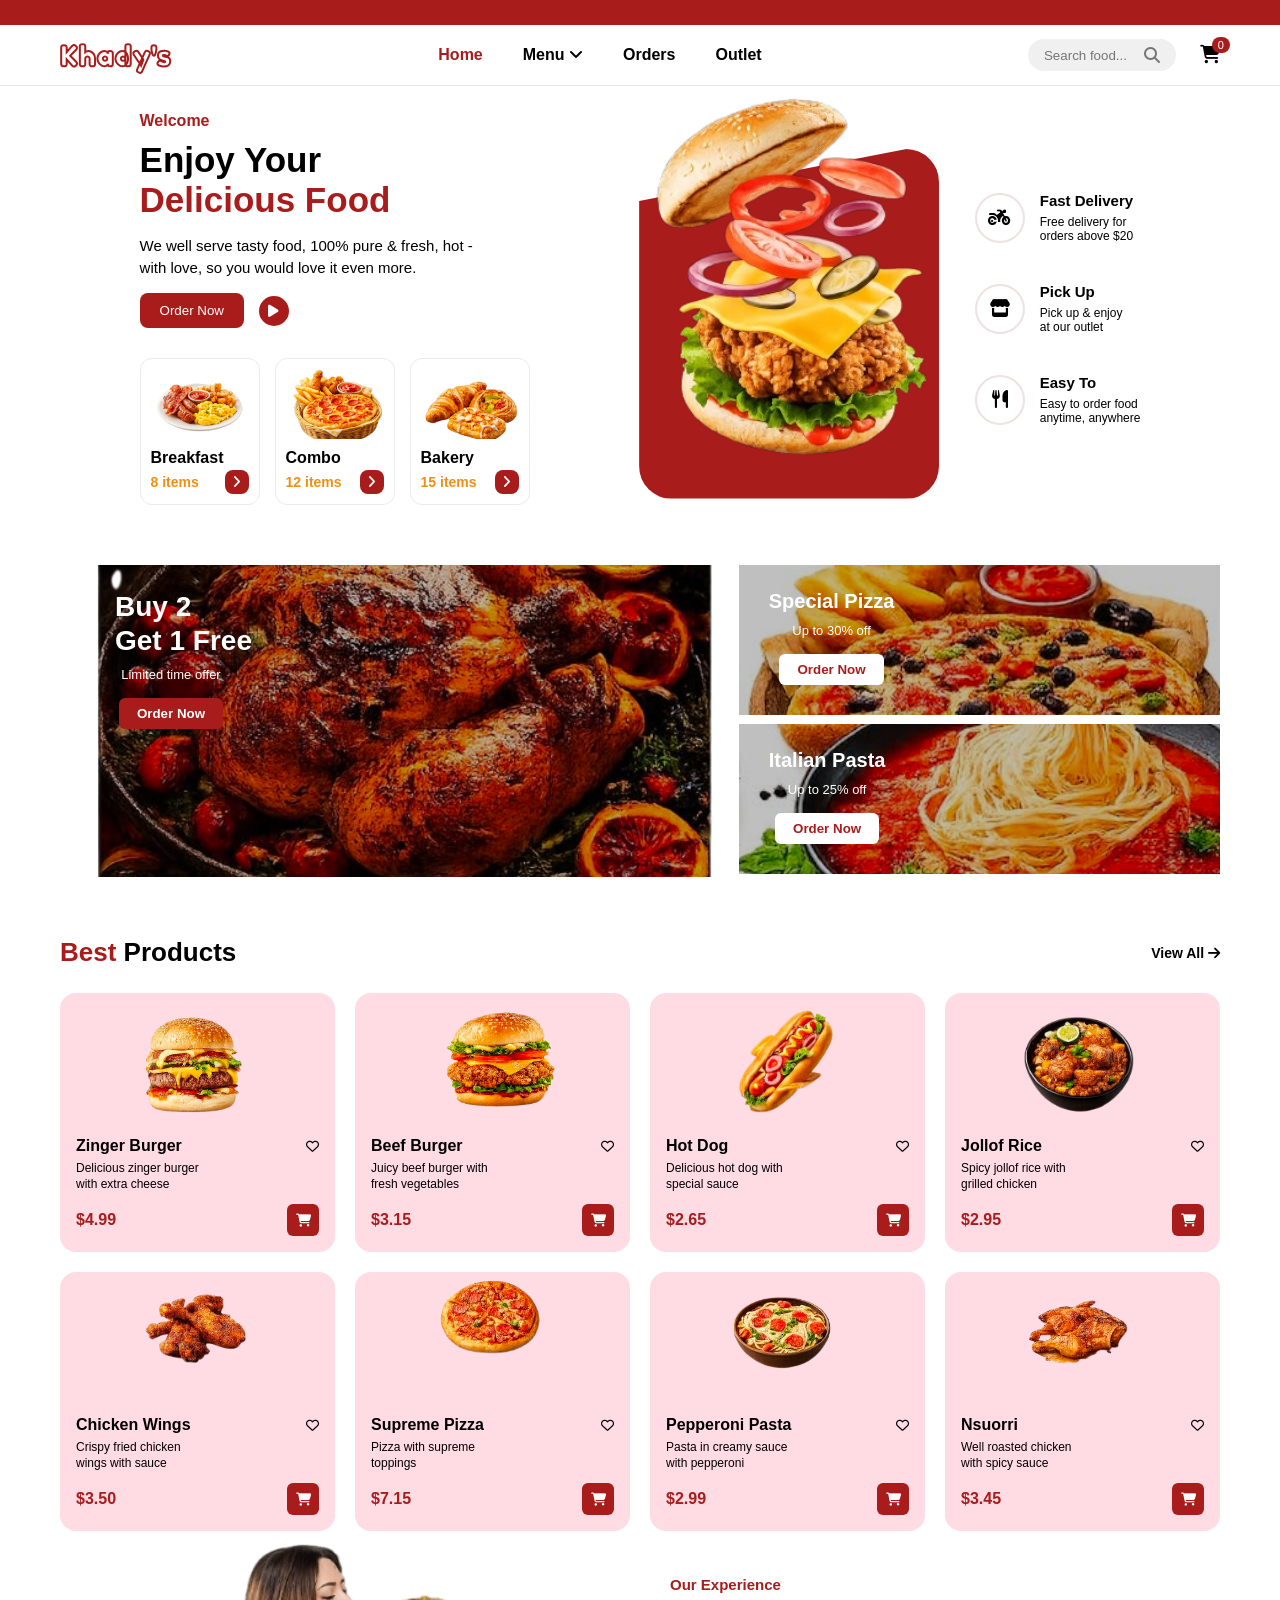
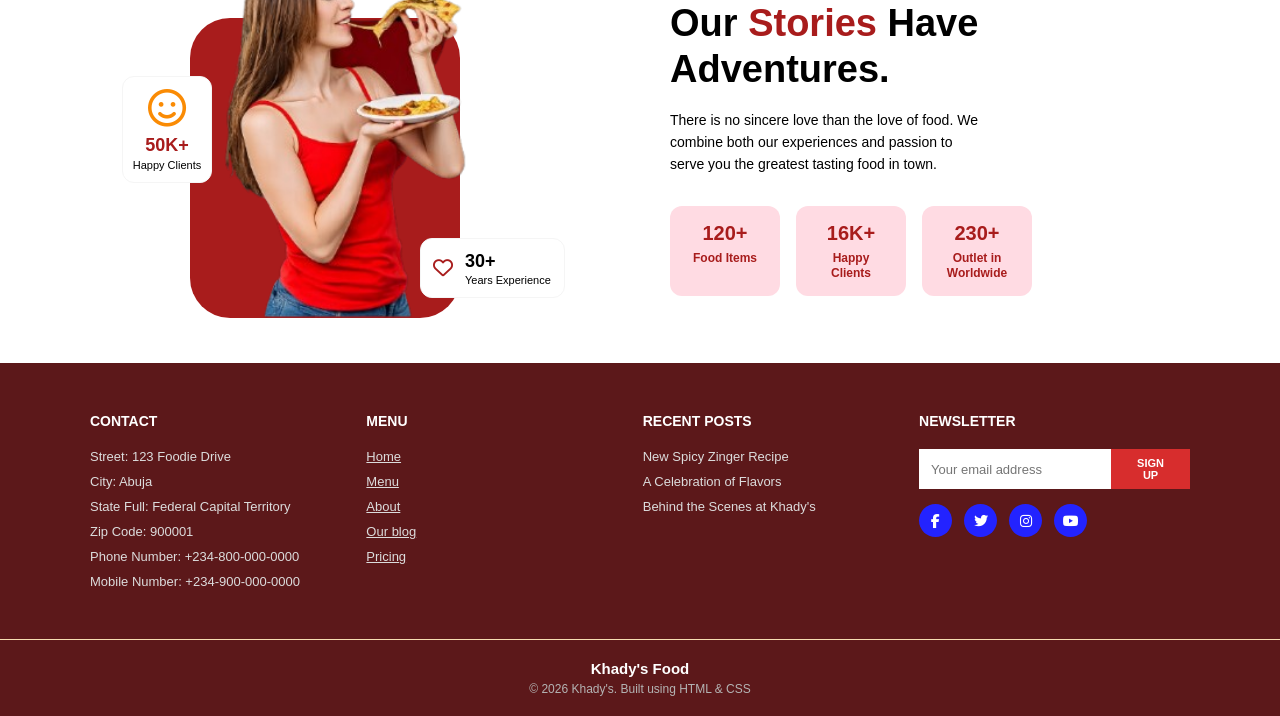
<file: index.html>
<!doctype html>
<html lang="en">
  <head>
    <meta charset="UTF-8" />
    <meta name="viewport" content="width=device-width, initial-scale=1.0" />
    <title>Document</title>
    <link rel="stylesheet" href="style.css" />
    <link
      rel="stylesheet"
      href="https://cdnjs.cloudflare.com/ajax/libs/font-awesome/6.5.1/css/all.min.css"
    />
  </head>
  <body>
    <header>
      <nav>
        <div class="logo">Khady's</div>

        <ul class="navlinks">
          <li class="active">Home</li>
          <li>Menu <i class="fa-solid fa-angle-down"></i></li>
          <li>Orders</li>
          <li>Outlet</li>
        </ul>

        <div class="nav-icons">
          <div class="search-container">
            <input type="text" placeholder="Search food..." />
            <i class="fa-solid fa-magnifying-glass"></i>
          </div>
          <div class="cart-icon">
            <i class="fa-solid fa-cart-shopping"></i>
            <span>0</span>
          </div>
        </div>
      </nav>

      <section class="body">
        <div class="body-left">
          <div class="welcome-text">Welcome</div>
          <div class="heading">
            Enjoy Your <br />
            <span class="highlight">Delicious Food</span>
          </div>

          <div class="text">
            We well serve tasty food, 100% pure & fresh, hot - <br />with love,
            so you would love it even more.
          </div>

          <div class="button">
            <button class="order-btn">Order Now</button>
            <div class="play-btn">
              <i class="fa-solid fa-play"></i>
            </div>
          </div>

          <div class="cards">
            <div class="food">
              <img
                src="./pictutes/breakfast-removebg-preview.png"
                alt="Breakfast"
              />
              <div class="food-title">Breakfast</div>
              <div class="food-sub">
                <span>8 items</span>
                <div class="arrow-btn">
                  <i class="fa-solid fa-angle-right"></i>
                </div>
              </div>
            </div>

            <div class="food">
              <img src="./pictutes/combo-removebg-preview.png" alt="Combo" />
              <div class="food-title">Combo</div>
              <div class="food-sub">
                <span>12 items</span>
                <div class="arrow-btn">
                  <i class="fa-solid fa-angle-right"></i>
                </div>
              </div>
            </div>

            <div class="food">
              <img src="./pictutes/bakery-removebg-preview.png" alt="Bakery" />
              <div class="food-title">Bakery</div>
              <div class="food-sub">
                <span>15 items</span>
                <div class="arrow-btn">
                  <i class="fa-solid fa-angle-right"></i>
                </div>
              </div>
            </div>
          </div>
        </div>

        <div class="body-center">
          <div class="burger-bg">
            <div class="red-bg"></div>
            <img
              src="./pictutes/burger-removebg-preview.png"
              alt="Burger"
              class="burger-img"
            />
          </div>
        </div>

        <div class="body-right">
          <div class="delivery-item">
            <div class="icon-del"><i class="fa-solid fa-motorcycle"></i></div>
            <div class="delivery-info">
              <div class="delivery-title">Fast Delivery</div>
              <div class="delivery-text">
                Free delivery for <br />
                orders above $20
              </div>
            </div>
          </div>

          <div class="delivery-item">
            <div class="icon-del"><i class="fa-solid fa-store"></i></div>
            <div class="delivery-info">
              <div class="delivery-title">Pick Up</div>
              <div class="delivery-text">
                Pick up & enjoy <br />
                at our outlet
              </div>
            </div>
          </div>

          <div class="delivery-item">
            <div class="icon-del"><i class="fa-solid fa-utensils"></i></div>
            <div class="delivery-info">
              <div class="delivery-title">Easy To</div>
              <div class="delivery-text">
                Easy to order food <br />
                anytime, anywhere
              </div>
            </div>
          </div>
        </div>
      </section>

      <section class="grid-section">
        <div class="grid-box">
          <div class="large-card">
            <img
              src="./pictutes/Chicken-removebg-preview.png"
              alt="Roasted Chicken"
              class="card-img"
            />
            <div class="card-content">
              <h2>
                Buy 2 <br />
                Get 1 Free
              </h2>
              <p>Limited time offer</p>
              <button class="btn-red">Order Now</button>
            </div>
          </div>

          <div class="pizza-card">
            <img src="./pictutes/Pizza.jpeg" alt="Pizza" class="card-img" />
            <div class="card-content">
              <h3>Special Pizza</h3>
              <p>Up to 30% off</p>
              <button class="btn-white">Order Now</button>
            </div>
          </div>

          <div class="pasta-card">
            <img src="./pictutes/Spag.jpeg" alt="Pasta" class="card-img" />
            <div class="card-content">
              <h3>Italian Pasta</h3>
              <p>Up to 25% off</p>
              <button class="btn-white">Order Now</button>
            </div>
          </div>
        </div>
      </section>

      <section class="product-section">
        <div class="product-header">
          <h2><span class="text-red">Best</span> Products</h2>
          <p class="view-all">
            View All <i class="fa-solid fa-arrow-right"></i>
          </p>
        </div>

        <div class="product-grid">
          <div class="product-card">
            <div class="card-top">
              <img
                src="./pictutes/burger_1-removebg-preview.png"
                alt="Zinger Burger"
                class="product-img"
              />
            </div>
            <div class="product-info">
              <div class="title-row">
                <h3>Zinger Burger</h3>
                <span class="heart-icon"
                  ><i class="fa-regular fa-heart"></i
                ></span>
              </div>
              <p>
                Delicious zinger burger <br />
                with extra cheese
              </p>
              <div class="card-bottom">
                <span class="price">$4.99</span>
                <button class="cart-btn">
                  <i class="fa-solid fa-cart-shopping"></i>
                </button>
              </div>
            </div>
          </div>

          <div class="product-card">
            <div class="card-top">
              <img
                src="./pictutes/burger2-removebg-preview.png"
                alt="Beef Burger"
                class="product-img"
              />
            </div>
            <div class="product-info">
              <div class="title-row">
                <h3>Beef Burger</h3>
                <span class="heart-icon"
                  ><i class="fa-regular fa-heart"></i
                ></span>
              </div>
              <p>
                Juicy beef burger with <br />
                fresh vegetables
              </p>
              <div class="card-bottom">
                <span class="price">$3.15</span>
                <button class="cart-btn">
                  <i class="fa-solid fa-cart-shopping"></i>
                </button>
              </div>
            </div>
          </div>

          <div class="product-card">
            <div class="card-top">
              <img
                src="./pictutes/hotdog-removebg-preview.png"
                alt="Hot Dog"
                class="product-img"
              />
            </div>
            <div class="product-info">
              <div class="title-row">
                <h3>Hot Dog</h3>
                <span class="heart-icon"
                  ><i class="fa-regular fa-heart"></i
                ></span>
              </div>
              <p>
                Delicious hot dog with <br />
                special sauce
              </p>
              <div class="card-bottom">
                <span class="price">$2.65</span>
                <button class="cart-btn">
                  <i class="fa-solid fa-cart-shopping"></i>
                </button>
              </div>
            </div>
          </div>

          <div class="product-card">
            <div class="card-top">
              <img
                src="./pictutes/rice_1-removebg-preview.png"
                alt="Jollof Rice"
                class="product-img"
              />
            </div>
            <div class="product-info">
              <div class="title-row">
                <h3>Jollof Rice</h3>
                <span class="heart-icon"
                  ><i class="fa-regular fa-heart"></i
                ></span>
              </div>
              <p>
                Spicy jollof rice with <br />
                grilled chicken
              </p>
              <div class="card-bottom">
                <span class="price">$2.95</span>
                <button class="cart-btn">
                  <i class="fa-solid fa-cart-shopping"></i>
                </button>
              </div>
            </div>
          </div>

          <div class="product-card">
            <div class="card-top">
              <img
                src="./pictutes/chicken_1-removebg-preview.png"
                alt="Chicken Wings"
                class="product-img"
              />
            </div>
            <div class="product-info">
              <div class="title-row">
                <h3>Chicken Wings</h3>
                <span class="heart-icon"
                  ><i class="fa-regular fa-heart"></i
                ></span>
              </div>
              <p>
                Crispy fried chicken <br />
                wings with sauce
              </p>
              <div class="card-bottom">
                <span class="price">$3.50</span>
                <button class="cart-btn">
                  <i class="fa-solid fa-cart-shopping"></i>
                </button>
              </div>
            </div>
          </div>

          <div class="product-card">
            <div class="card-top">
              <img
                src="pictutes/pizza1-removebg-preview.png"
                alt="Supreme Pizza"
                class="product-img"
              />
            </div>
            <div class="product-info">
              <div class="title-row">
                <h3>Supreme Pizza</h3>
                <span class="heart-icon"
                  ><i class="fa-regular fa-heart"></i
                ></span>
              </div>
              <p>
                Pizza with supreme <br />
                toppings
              </p>
              <div class="card-bottom">
                <span class="price">$7.15</span>
                <button class="cart-btn">
                  <i class="fa-solid fa-cart-shopping"></i>
                </button>
              </div>
            </div>
          </div>

          <div class="product-card">
            <div class="card-top">
              <img
                src="./pictutes/noodles-removebg-preview.png"
                alt="Pepperoni Pasta"
                class="product-img"
              />
            </div>
            <div class="product-info">
              <div class="title-row">
                <h3>Pepperoni Pasta</h3>
                <span class="heart-icon"
                  ><i class="fa-regular fa-heart"></i
                ></span>
              </div>
              <p>
                Pasta in creamy sauce <br />
                with pepperoni
              </p>
              <div class="card-bottom">
                <span class="price">$2.99</span>
                <button class="cart-btn">
                  <i class="fa-solid fa-cart-shopping"></i>
                </button>
              </div>
            </div>
          </div>

          <div class="product-card">
            <div class="card-top">
              <img
                src="./pictutes/WhatsApp_Image_2026-08-03_at_13.19.26__2_-removebg-preview.png"
                alt="Nsuorri"
                class="product-img"
              />
            </div>
            <div class="product-info">
              <div class="title-row">
                <h3>Nsuorri</h3>
                <span class="heart-icon"
                  ><i class="fa-regular fa-heart"></i
                ></span>
              </div>
              <p>
                Well roasted chicken <br />
                with spicy sauce
              </p>
              <div class="card-bottom">
                <span class="price">$3.45</span>
                <button class="cart-btn">
                  <i class="fa-solid fa-cart-shopping"></i>
                </button>
              </div>
            </div>
          </div>
        </div>
      </section>

      <section class="experience-section">
        <div class="experience-container">
          <div class="left-experience">
            <div class="red-background"></div>

            <div class="floating-card left-card">
              <i class="fa-regular fa-face-smile badge-icon-yellow"></i>
              <div class="card-num">50K+</div>
              <div class="card-text">Happy Clients</div>
            </div>

            <img
              src="././pictutes/woman1-removebg-preview.png"
              alt="Woman"
              class="experience-img"
            />

            <div class="floating-card right-card">
              <i class="fa-regular fa-heart badge-icon-red"></i>
              <div class="card-card">
                <div class="card-num1">30+</div>
                <div class="card-text">Years Experience</div>
              </div>
            </div>
          </div>

          <div class="right-experience">
            <span class="head-text">Our Experience</span>
            <h2>Our <span class="red-text">Stories</span> Have Adventures.</h2>
            <p>
              There is no sincere love than the love of food. We <br />
              combine both our experiences and passion to <br />
              serve you the greatest tasting food in town.
            </p>

            <div class="status-cards">
              <div class="status-card">
                <h3>120+</h3>
                <p>Food Items</p>
              </div>

              <div class="status-card">
                <h3>16K+</h3>
                <p>Happy Clients</p>
              </div>

              <div class="status-card">
                <h3>230+</h3>
                <p>Outlet in Worldwide</p>
              </div>
            </div>
          </div>
        </div>
      </section>

      <footer class="khady-footer">
        <div class="footer-container">
          <div class="footer-column">
            <h4>CONTACT</h4>
            <ul>
              <li>Street: 123 Foodie Drive</li>
              <li>City: Abuja</li>
              <li>State Full: Federal Capital Territory</li>
              <li>Zip Code: 900001</li>
              <li>Phone Number: +234-800-000-0000</li>
              <li>Mobile Number: +234-900-000-0000</li>
            </ul>
          </div>

          <div class="footer-column">
            <h4>MENU</h4>
            <ul class="menu-links">
              <li><a href="#">Home</a></li>
              <li><a href="#">Menu</a></li>
              <li><a href="#">About</a></li>
              <li><a href="#">Our blog</a></li>
              <li><a href="#">Pricing</a></li>
            </ul>
          </div>

          <div class="footer-column">
            <h4>RECENT POSTS</h4>
            <ul>
              <li>New Spicy Zinger Recipe</li>
              <li>A Celebration of Flavors</li>
              <li>Behind the Scenes at Khady's</li>
            </ul>
          </div>

          <div class="footer-column">
            <h4>NEWSLETTER</h4>
            <form class="news-footer">
              <input type="email" placeholder="Your email address" required />
              <button type="submit">SIGN UP</button>
            </form>

            <div class="social-icons">
              <div class="icon-card">
                <i class="fa-brands fa-facebook-f"></i>
              </div>
              <div class="icon-card"><i class="fa-brands fa-twitter"></i></div>
              <div class="icon-card">
                <i class="fa-brands fa-instagram"></i>
              </div>
              <div class="icon-card"><i class="fa-brands fa-youtube"></i></div>
            </div>
          </div>
        </div>

        <div class="footer-bottom">
          <h4>Khady's Food</h4>
          <p>&copy; 2026 Khady's. Built using HTML & CSS</p>
        </div>
      </footer>
    </header>
  </body>
</html>
</file>
<file: style.css>
@import url("https://fonts.googleapis.com/css2?family=Fredoka:wght@700&display=swap");

* {
  margin: 0;
  padding: 0;
  box-sizing: border-box;
}

header {
  width: 100%;
  overflow-x: hidden;
}

body {
  font-family: "Nunito Sans", sans-serif;
  background-color: rgb(255, 255, 255);
  padding-top: 72px;
}

nav {
  display: flex;
  padding: 12px 60px;
  justify-content: space-between;
  align-items: center;
  background-color: rgb(255, 255, 255);
  border-bottom: 0.5px solid rgb(230, 230, 230);
  border-top: 25px solid rgb(168, 28, 28);
  position: fixed;
  top: 0;
  left: 0;
  width: 100%;
  z-index: 1000;
}

.logo {
  font-family: "Fredoka", cursive, sans-serif;
  font-weight: bold;
  font-size: 30px;
  color: white;
  letter-spacing: 1px;
  -webkit-text-stroke: 2px rgb(168, 28, 28);
}

.navlinks {
  display: flex;
  list-style: none;
  gap: 40px;
}

.navlinks li {
  font-weight: bold;
  cursor: pointer;
  transition: all 300ms ease;
}

.navlinks li:hover {
  color: rgb(168, 28, 28);
}

.navlinks li.active {
  color: rgb(168, 28, 28);
}

.nav-icons {
  display: flex;
  align-items: center;
  gap: 24px;
}

.search-container {
  display: flex;
  align-items: center;
  background-color: rgb(240, 240, 240);
  padding: 8px 16px;
  border-radius: 20px;
}

.search-container input {
  border: none;
  outline: none;
  background: transparent;
  width: 100px;
}

.search-container i {
  color: rgb(119, 119, 119);
}

.cart-icon {
  position: relative;
  font-size: 18px;
  cursor: pointer;
}

.cart-icon span {
  position: absolute;
  top: -8px;
  right: -10px;
  background-color: rgb(168, 28, 28);
  color: white;
  font-size: 11px;
  border-radius: 50px;
  padding: 2px 6px;
}

.body {
  display: flex;
  justify-content: center;
  align-items: center;
  width: 100%;
  padding: 40px 60px;
}

.body-left {
  width: 40%;
}

.welcome-text {
  color: rgb(168, 28, 28);
  font-weight: bold;
  font-size: 16px;
  margin-bottom: 10px;
}

.heading {
  font-weight: bold;
  font-size: 35px;
  margin-bottom: 5px;
}

.highlight {
  color: rgb(168, 28, 28);
  font-weight: bold;
  font-size: 35px;
  margin-bottom: 15px;
}

.text {
  font-size: 15px;
  margin-top: 15px;
  line-height: 22px;
}

.button {
  display: flex;
  align-items: center;
  gap: 15px;
  margin-top: 14px;
}

.order-btn {
  color: white;
  padding: 10px 20px;
  background-color: rgb(168, 28, 28);
  border: none;
  border-radius: 8px;
  cursor: pointer;
}

.play-btn {
  width: 30px;
  height: 30px;
  display: flex;
  color: white;
  background-color: rgb(168, 28, 28);
  border-radius: 50px;
  justify-content: center;
  align-items: center;
  font-size: 14px;
  cursor: pointer;
}

.cards {
  display: flex;
  gap: 15px;
  margin-top: 30px;
}

.food {
  width: 120px;
  border: 1px solid rgb(235, 235, 235);
  background-color: white;
  border-radius: 12px;
  padding: 10px;
}

.food img {
  width: 100%;
  height: 70px;
  object-fit: cover;
  background-color: transparent;
  border: none;
  margin-bottom: 6px;
}

.food-title {
  margin-bottom: 3px;
  font-weight: bold;
}

.food-sub {
  display: flex;
  justify-content: space-between;
  align-items: center;
  font-size: 14px;
  font-weight: bold;
  color: rgb(243, 142, 18);
}

.arrow-btn {
  width: 24px;
  height: 24px;
  display: flex;
  color: white;
  background-color: rgb(168, 28, 28);
  border-radius: 8px;
  justify-content: center;
  align-items: center;
  cursor: pointer;
}

.body-center {
  width: 32%;
  display: flex;
  justify-content: center;
  margin-top: 30px;
}

.burger-bg {
  width: 300px;
  height: 350px;
  border-radius: 33px;
  position: relative;
  display: flex;
  justify-content: center;
  align-items: center;
}

.red-bg {
  width: 100%;
  height: 100%;
  background-color: rgb(168, 28, 28);
  border-radius: 33px;
  clip-path: polygon(90% 0%, 100% 0%, 100% 90%, 100% 100%, 0% 100%, 0% 15%);
}

.burger-bg img {
  width: 700px;
  position: absolute;
  top: -90px;
  right: -175px;
}

.body-right {
  gap: 40px;
  flex-direction: column;
  display: flex;
  justify-content: center;
  align-items: flex-start;
}

.delivery-item {
  display: flex;
  align-items: center;
  justify-content: center;
  gap: 15px;
}

.icon-del {
  width: 50px;
  height: 50px;
  border-radius: 50px;
  display: flex;
  border: 2px solid rgb(238, 225, 225);
  justify-content: center;
  align-items: center;
  font-size: 18px;
}

.delivery-title {
  font-size: 15px;
  font-weight: bold;
  margin-bottom: 6px;
}

.delivery-text {
  font-size: 12px;
}

.grid-section {
  width: 100%;
  padding: 20px 60px;
  box-sizing: border-box;
}

.grid-box {
  display: grid;
  grid-template-columns: 1.4fr 1fr;
  grid-template-rows: 1fr 1fr;
  gap: 5px;
  width: 100%;
}

.large-card,
.pizza-card,
.pasta-card {
  position: relative;
  overflow: hidden;
  display: flex;
  padding: 25px 30px;
  color: white;
}

.large-card {
  grid-column: 1 / 2;
  grid-row: 1 / 3;
  height: 312px;
  /* width: 720px; */
}

.pizza-card {
  grid-column: 2 / 3;
  grid-row: 1 / 2;
  height: 150px;
}

.pasta-card {
  grid-column: 2 / 3;
  grid-row: 2 / 3;
  height: 150px;
}

.card-img {
  position: absolute;
  top: 0;
  left: 0;
  width: 100%;
  height: 100%;
  object-fit: cover;
  z-index: 1;
  filter: brightness(0.75);
}

.card-content {
  position: relative;
  z-index: 2;
  display: flex;
  align-items: center;
  flex-direction: column;
  gap: 10px;
}

.card-content h2 {
  font-size: 28px;
  font-weight: bold;
  line-height: 1.2;
  margin-left: 25px;
}

.card-content h3 {
  font-size: 20px;
  font-weight: bold;
  margin: 0;
}

.card-content p {
  font-size: 13px;
  margin: 0 0 6px 0;
}

.btn-red {
  background-color: rgb(168, 28, 28);
  color: white;
  border: none;
  padding: 8px 18px;
  border-radius: 6px;
  font-weight: bold;
  cursor: pointer;
  width: fit-content;
}

.btn-white {
  background-color: white;
  color: rgb(168, 28, 28);
  border: none;
  padding: 8px 18px;
  border-radius: 6px;
  font-weight: bold;
  cursor: pointer;
  width: fit-content;
}

.product-section {
  padding: 40px 60px;
}

.product-header {
  display: flex;
  justify-content: space-between;
  align-items: center;
  margin-bottom: 25px;
}

.product-header h2 {
  font-size: 26px;
  font-weight: bold;
  margin: 0;
}

.text-red {
  color: rgb(168, 28, 28);
}

.view-all {
  font-size: 14px;
  font-weight: bold;
}

.product-grid {
  display: grid;
  grid-template-columns: repeat(4, 1fr);
  gap: 20px;
}

.product-card {
  background-color: rgb(255, 219, 227);
  border-radius: 16px;
  padding: 16px;
  display: flex;
  flex-direction: column;
  justify-content: space-between;
  transition: transform 0.3s ease;
}

.product-card:hover {
  background-color: rgb(168, 28, 28);
  transform: translateY(-4px);
}

.product-card:hover p {
  color: white;
}

.product-card:hover h3,
.product-card:hover .heart-icon {
  color: white;
}

.product-card:hover .price {
  color: white;
}

.product-card:hover .cart-btn {
  color: white;
  border: 1px solid white;
}

.card-top {
  display: flex;
  justify-content: center;
  align-items: center;
  height: 120px;
}

.product-img {
  width: 100%;
  height: 170px;
  object-fit: contain;
  margin: 0 auto 12px auto;
}

.product-info {
  margin-top: 8px;
}

.title-row {
  display: flex;
  justify-content: space-between;
  align-items: center;
}

.title-row h3 {
  font-size: 16px;
  margin: 0;
  font-weight: 700;
  color: black;
}

.heart-icon {
  cursor: pointer;
  color: black;
  font-size: 13px;
}

.product-info p {
  font-size: 12px;
  color: black;
  margin: 6px 0 12px 0;
  line-height: 1.3;
}

.card-bottom {
  display: flex;
  justify-content: space-between;
  align-items: center;
}

.price {
  font-size: 16px;
  font-weight: 700;
  color: rgb(168, 28, 28);
}

.cart-btn {
  border: none;
  border-radius: 6px;
  width: 32px;
  height: 32px;
  display: flex;
  background-color: rgb(168, 28, 28);
  color: white;
  justify-content: center;
  align-items: center;
  cursor: pointer;
}

.experience-section {
  width: 100%;
  padding: 5px 0;
  display: flex;
  justify-content: center;
}

.experience-container {
  display: flex;
  max-width: 1100px;
  width: 90%;
  justify-content: space-between;
  gap: 50px;
  margin-right: 40px;
}

.left-experience {
  position: relative;
  width: 440px;
  height: 342px;
  align-items: flex-end;
}

.left-experience .red-background {
  position: absolute;
  bottom: 0;
  right: 50px;
  width: 270px;
  height: 300px;
  background-color: rgb(168, 28, 28);
  border-radius: 40px;
  z-index: 1;
}

.experience-img {
  position: absolute;
  top: -73px;
  left: -65px;
  height: 475px;
  width: auto;
  z-index: 2;
  object-fit: contain;
}

.floating-card {
  position: absolute;
  background-color: white;
  border: 1px solid whitesmoke;
  border-radius: 12px;
  padding: 12px 16px;
  z-index: 3;
  display: flex;
  align-items: center;
}

.left-card {
  top: 100px;
  left: 52px;
  flex-direction: column;
  align-items: center;
  text-align: center;
  width: 90px;
  height: 107px;
}

.right-card {
  bottom: 20px;
  right: -55px;
  flex-direction: row;
  gap: 12px;
  width: 145px;
  height: 60px;
  padding-left: 12px;
}

.badge-icon-yellow {
  font-size: 38px;
  color: rgb(250, 139, 4);
  margin-bottom: 8px;
}

.badge-icon-red {
  font-size: 20px;
  color: rgb(168, 28, 28);
}

.card-num {
  font-weight: 750;
  font-size: 18px;
  color: rgb(168, 28, 28);
  line-height: 1.2;
  margin-bottom: 2px;
}

.card-num1 {
  font-weight: 700;
  font-size: 18px;
  color: black;
  line-height: 1.2;
  margin-bottom: 2px;
}

.card-text {
  font-size: 11px;
  color: black;
  white-space: nowrap;
}

.right-experience {
  max-width: 500px;
}

.right-experience .head-text {
  color: rgb(168, 28, 28);
  font-weight: bold;
  font-size: 15px;
  display: block;
  margin-bottom: 8px;
}

.right-experience h2 {
  font-size: 38px;
  font-weight: bold;
  color: black;
  line-height: 1.2;
  margin-bottom: 16px;
}

.right-experience h2 span {
  color: rgb(168, 28, 28);
}

.right-experience p {
  color: black;
  font-size: 14px;
  line-height: 1.6;
  margin-bottom: 30px;
}

.status-cards {
  display: flex;
  gap: 16px;
}

.status-card {
  background-color: rgb(255, 219, 227);
  padding: 16px 20px;
  border-radius: 12px;
  text-align: center;
  width: 110px;
  height: 90px;
  cursor: pointer;
  transition: all 0.3s ease;
}

.status-card:hover {
  transform: translateY(-5px);
}

.status-card h3 {
  font-size: 20px;
  font-weight: bold;
  color: rgb(168, 28, 28);
  margin-bottom: 6px;
}

.status-card p {
  font-size: 12px;
  font-weight: bold;
  color: rgb(168, 28, 28);
  line-height: 1.3;
}

.khady-footer {
  background-color: rgb(92, 24, 26);
  color: rgb(240, 240, 240);
  padding: 50px 0 20px 0;
  width: 100%;
  font-family: sans-serif;
  margin-top: 40px;
}

.footer-container {
  max-width: 1100px;
  margin: 0 auto;
  display: flex;
  justify-content: space-between;
  align-items: flex-start;
  gap: 30px;
}

.footer-column {
  flex: 1;
}

.footer-column h4 {
  color: rgb(255, 255, 255);
  font-size: 14px;
  font-weight: 700;
  margin-bottom: 20px;
}

.footer-column ul {
  list-style: none;
}

.footer-column ul li {
  margin-bottom: 10px;
  font-size: 13px;
  color: rgb(220, 220, 220);
}

.menu-links li a {
  color: rgb(220, 220, 220);
  text-decoration: underline;
  font-size: 13px;
  transition: all 0.2s ease;
}

.menu-links li a:hover {
  color: rgb(255, 255, 255);
}

.news-footer {
  display: flex;
  margin-bottom: 15px;
}

.news-footer input {
  padding: 10px 12px;
  border: none;
  outline: none;
  font-size: 13px;
  background-color: rgb(255, 255, 255);
  color: rgb(30, 30, 30);
}

.news-footer button {
  background-color: rgb(215, 45, 45);
  color: rgb(255, 255, 255);
  border: none;
  padding: 8px 26px;
  font-weight: 700;
  font-size: 11px;
  cursor: pointer;
}

.social-icons {
  display: flex;
  gap: 12px;
  color: rgb(255, 255, 255);
  font-size: 14px;
}

.icon-card {
  width: 33px;
  height: 33px;
  border-radius: 50px;
  background-color: rgb(35, 35, 400);
  display: flex;
  align-items: center;
  justify-content: center;
  cursor: pointer;
  transition: all 0.3s ease;
}

.icon-card:hover {
  background-color: rgb(215, 45, 45);
  transform: translateY(-3px);
}

.footer-bottom {
  text-align: center;
  margin-top: 40px;
  padding-top: 20px;
  border-top: 1px solid wheat;
}

.footer-bottom h4 {
  color: rgb(255, 255, 255);
  font-size: 15px;
  margin-bottom: 5px;
}

.footer-bottom p {
  font-size: 12px;
  color: rgb(180, 180, 180);
}

@media (max-width: 1180px) {
  nav,
  .body,
  .grid-section,
  .product-section,
  .experience-section,
  .khady-footer {
    padding-left: 30px;
    padding-right: 30px;
  }

  .body {
    flex-wrap: wrap;
    justify-content: center;
  }

  .body-left {
    width: 100%;
    text-align: center;
  }

  .button,
  .cards {
    justify-content: center;
  }

  .body-center {
    width: 50%;
  }

  .body-right {
    width: 40%;
  }

  .product-grid {
    grid-template-columns: repeat(2, 1fr);
  }

  .footer-container {
    flex-wrap: wrap;
    gap: 40px 20px;
  }

  .footer-column {
    flex: 40%;
  }
}

@media (max-width: 844px) {
  nav {
    flex-direction: column;
    gap: 15px;
  }

  .navlinks {
    gap: 20px;
    font-size: 15px;
  }

  .search-container input {
    width: 100px;
  }

  .body {
    padding: 20px;
    flex-direction: column;
    text-align: center;
    padding-top: 107px;
  }

  .body-center {
    width: 100%;
  }

  .burger-bg {
    margin-top: 30px;
  }

  .burger-bg img {
    width: 250%;
    height: 140%;
    top: -90px;
    right: -200px;
  }

  .body-right {
    width: 100%;
    align-items: center;
    margin-top: 20px;
  }

  .delivery-item {
    text-align: left;
  }

  .cards {
    flex-wrap: wrap;
  }

  .grid-section {
    padding: 20px;
  }

  .grid-box {
    grid-template-columns: 1fr;
  }

  .large-card {
    grid-column: 1 / 4;
    grid-row: span 1;
    min-height: 190px;
    height: 100px;
    width: 350px;
    margin-top: 1px
  }

  .pizza-card,
  .pasta-card {
    grid-column: 1 / 1;
    min-height: 180px;
    align-items: center;
    margin-left: 16px
  }

  .product-section {
    padding: 20px;
  }

  .experience-container {
    flex-direction: column;
    text-align: center;
  }

  .left-experience {
    width: 100%;
    max-width: 320px;
    height: 280px;
  }

  .experience-img {
    height: 280px;
  }

  .left-experience .red-background {
    width: 200px;
    height: 220px;
  }

  .left-card {
    width: 69px;
  }

  .experience-img {
    height: 490px;
    width: 450px;
    top: -100px;
  }

  .status-cards {
    justify-content: center;
  }

  .khady-footer {
    padding: 30px 20px 20px 20px;
  }

  .footer-column {
    flex: 100%;
  }
}
</file>
